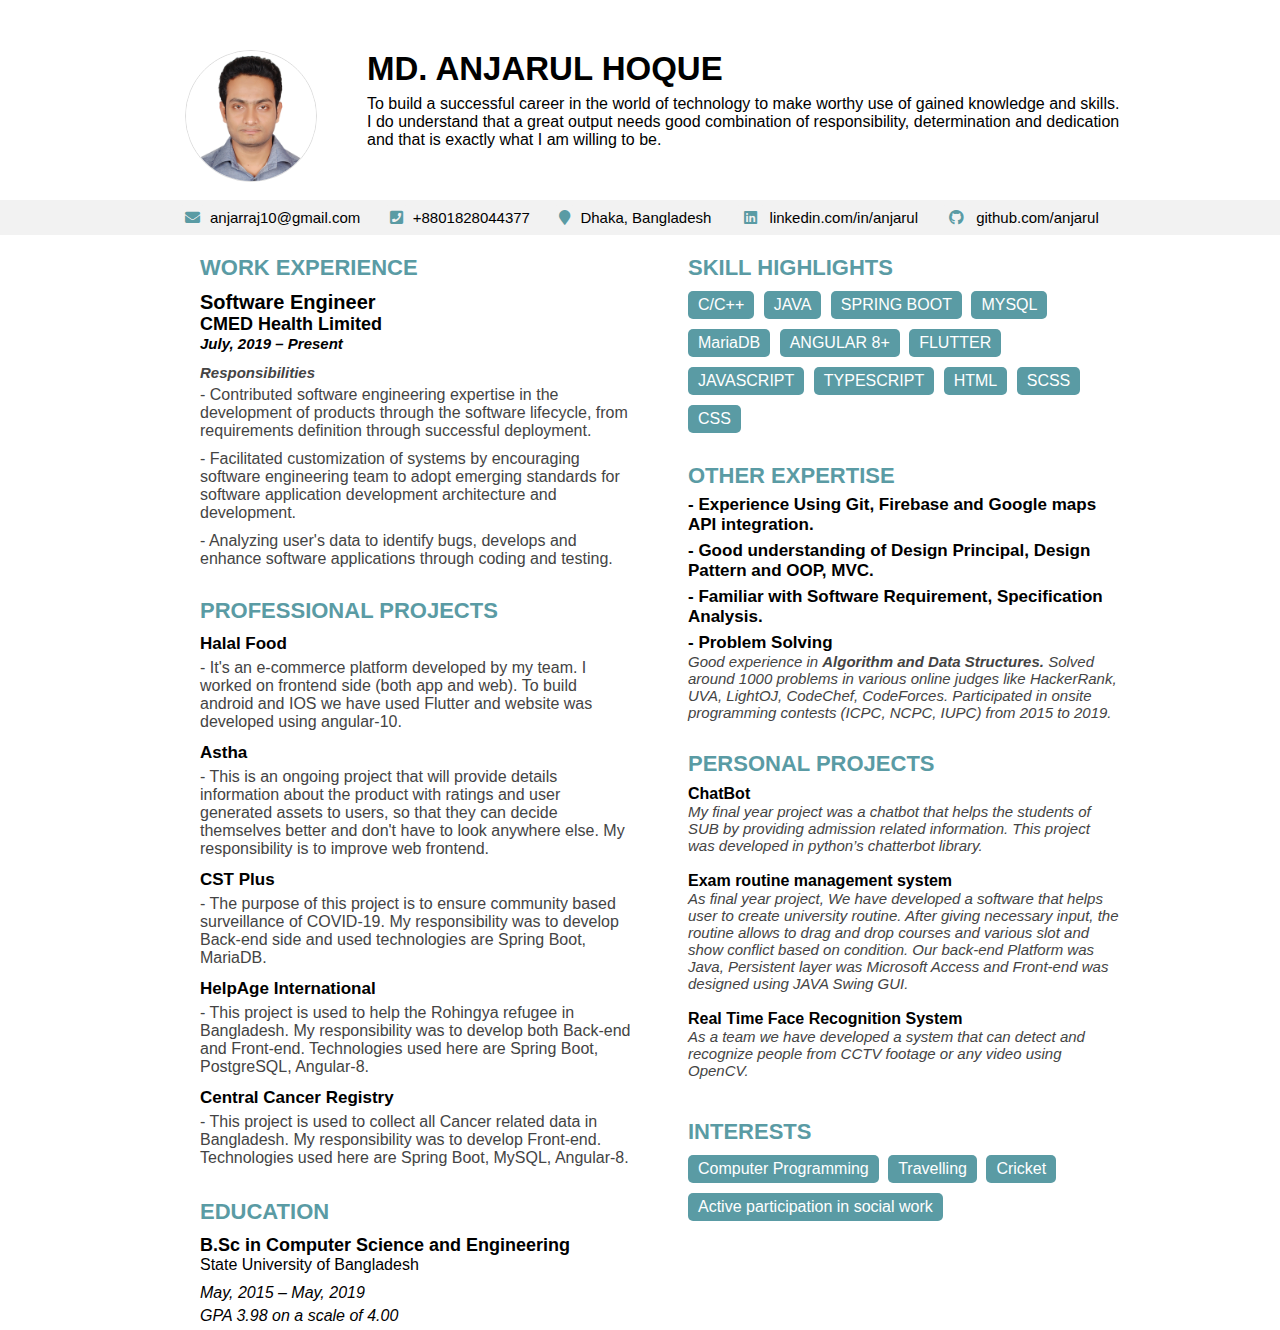
<file: project-6/index.html>
<!DOCTYPE html>
<html lang="en">
<head>
    <meta charset="UTF-8">
    <meta name="viewport" content="width=device-width, initial-scale=1.0">
    <meta http-equiv="X-UA-Compatible" content="ie=edge">
    <title>Anjarul</title>
    <link rel="stylesheet" href="fontawesome-free\css\all.css">
    <link rel="stylesheet" href="style.css">

</head>
<body>
<div id="resume">
    <div class="wrapper" id="header">
        <div class="content">
            <header style="padding-left: 25px">
                <div class="logo">
                    <img src="./60108=.jpg" alt="images">
                </div>
                <div class="name">
                    <h1 style="color: black" id="cmd" onclick="window.print()">MD. ANJARUL HOQUE</h1>
                    <p>To build a successful career in the world of technology to make worthy use of gained knowledge
                        and
                        skills. I do understand that a great output needs good combination of responsibility,
                        determination and
                        dedication and that is exactly what I am willing to be.</p>
                </div>
            </header>
        </div>
    </div>

    <div class="wrapper" id="nav">
        <div class="content">
            <nav class="nav">
                <ul>
                    <li><i class="fa fa-envelope"></i>anjarraj10@gmail.com</li>
                    <li><i class="fa fa-phone-square"></i>+8801828044377</li>
                    <li><i class="fa fa-map-marker"></i>Dhaka, Bangladesh</li>
                    <li><a href="https://www.linkedin.com/in/anjarul/"><i class="fab fa-linkedin fa-fw"></i>linkedin.com/in/anjarul</a>
                    </li>
                    <li><a href="https://github.com/anjarul"><i class="fab fa-github fa-fw"></i>github.com/anjarul</a>
                    </li>
                </ul>
            </nav>
        </div>
    </div>

    <div class="wrapper">
        <div class="content">
            <div class="educationn">
                <div class="WORK_EXPERIENCE">
                    <h1>WORK EXPERIENCE</h1>
                    <h4>Software Engineer</h4>
                    <h3>CMED Health Limited</h3>
                    <h2>July, 2019 – Present</h2>
                    <h5>Responsibilities</h5>
                    <p>- Contributed software engineering expertise in the development of products through the software
                        lifecycle,
                        from requirements definition through successful deployment.</p>
                    <p>- Facilitated customization of systems by encouraging software engineering team to adopt emerging
                        standards
                        for software application development architecture and development. </p>
                    <p>- Analyzing user's data to identify bugs, develops and enhance
                        software applications through coding and testing.</p>

                </div>

                <div class="PROFESSIONAL_PROJECTS">
                    <h1>PROFESSIONAL PROJECTS</h1>

                    <h2>Halal Food</h2>
                    <p>- It's an e-commerce platform developed by my team. I worked on frontend side (both app and web).
                        To build android and IOS we have used Flutter and website was developed using angular-10.</p>


                    <h2>Astha</h2>
                    <p>- This is an ongoing project that will provide details information about the product with ratings
                        and user generated assets to users, so that they can decide themselves better and don't have to
                        look anywhere else.
                        My responsibility is to improve web frontend.</p>

                    <h2>CST Plus</h2>
                    <p>- The purpose of this project is to ensure community based surveillance of COVID-19.
                        My responsibility was to develop Back-end side and used technologies are Spring Boot, MariaDB.
                    </p>


                    <h2>HelpAge International</h2>
                    <p>- This project is used to help the Rohingya refugee in Bangladesh. My
                        responsibility was to develop both Back-end and Front-end.
                        Technologies used here are Spring Boot, PostgreSQL, Angular-8.</p>

                    <h2>Central Cancer Registry</h2>
                    <p>- This project is used to collect all Cancer related data in Bangladesh.
                        My responsibility was to develop Front-end.
                        Technologies used here are Spring Boot, MySQL, Angular-8.</p>


                    <!--                    <h2>Palli Karma Sahayak Foundation (PKSF)</h2>-->
                    <!--                    <p>- This is a financial institution founded by the Government of-->
                    <!--                        Bangladesh to finance rural development and provide training. My-->
                    <!--                        responsibility was to develop Front-end side .-->
                    <!--                        Technologies used here are Spring Boot, MySQL, Angular-8.</p>-->


                    <!--                    <h2>CMED Corporate Dashboard</h2>-->
                    <!--                    <p>- This is one of the Core project of CMED company. My responsibility-->
                    <!--                        was to develop Front-end side from scratch.-->
                    <!--                        Technologies used here are Spring Boot, MySQL, Angular-8.</p>-->

                </div>
                <div class="EDUCATION">
                    <h1>EDUCATION</h1>
                    <h2>B.Sc in Computer Science and Engineering</h2>
                    <h3>State University of Bangladesh</h3>
                    <h4>May, 2015 – May, 2019</h4>
                    <br>
                    <h4>GPA 3.98 on a scale of 4.00</h4>
                </div>
            </div>
            <div class="skill">
                <div class="SKILL">
                    <h1>SKILL HIGHLIGHTS</h1>
                    <h6>C/C++</h6>
                    <h6>JAVA</h6>
                    <h6>SPRING BOOT</h6>
                    <h6>MYSQL</h6>
                    <h6>MariaDB</h6>
                    <h6>ANGULAR 8+</h6>
                    <h6>FLUTTER</h6>
                    <h6>JAVASCRIPT</h6>
                    <h6>TYPESCRIPT</h6>
                    <h6>HTML</h6>
                    <h6>SCSS</h6>
                    <h6>CSS</h6>
                </div>
                <div class="OTHER_EXPERTISE">
                    <h1>OTHER EXPERTISE</h1>
                    <h2>- Experience Using Git, Firebase and Google maps API integration.</h2>
                    <h2>- Good understanding of Design Principal, Design Pattern and OOP, MVC.</h2>

                    <h2>- Familiar with Software Requirement, Specification
                        Analysis.</h2>
                    <h2>- Problem Solving</h2>
                    <p>Good experience in <b>Algorithm and Data Structures.</b> Solved around 1000
                        problems in various online judges like HackerRank, UVA, LightOJ,
                        CodeChef, CodeForces. Participated in onsite programming contests (ICPC, NCPC, IUPC) from 2015
                        to
                        2019.</p>
                </div>
                <div class="PERSONAL_PROJECTS">
                    <h1>PERSONAL PROJECTS</h1>

                    <h2>ChatBot</h2>
                    <p>My final year project was a chatbot that helps the students of SUB by
                        providing admission related information. This project was developed in
                        python’s chatterbot library.</p>


                    <h2>Exam routine management system</h2>
                    <p>As final year project, We have developed a software that helps user to
                        create university routine. After giving necessary input, the routine allows
                        to drag and drop courses and various slot and show conflict based on
                        condition. Our back-end Platform was Java, Persistent layer was
                        Microsoft Access and Front-end was designed using JAVA Swing GUI.</p>

                    <h2>Real Time Face Recognition System</h2>
                    <p>As a team we have developed a system that can detect and recognize
                        people from CCTV footage or any video using OpenCV.</p>
                </div>

                <div class="INTERESTS">
                    <h1>INTERESTS</h1>
                    <h2>Computer Programming</h2>
                    <h2>Travelling</h2>
                    <h2>Cricket</h2>
                    <h2>Active participation in social work</h2>
                </div>

                <!--            <div class="LANGUAGES">-->
                <!--                <h1>LANGUAGES</h1>-->
                <!--                <div class="english">-->
                <!--                    <h1>English</h1>-->
                <!--                    <p>Full Professional Proficiency</p>-->
                <!--                </div>-->
                <!--                <div class="bangla">-->
                <!--                    <h1>Bangla</h1>-->
                <!--                    <p>Native or Bilingual Proficiency</p>-->
                <!--                </div>-->

                <!--            </div>-->
            </div>
        </div>
    </div>
</div>
</body>
</html>
</file>
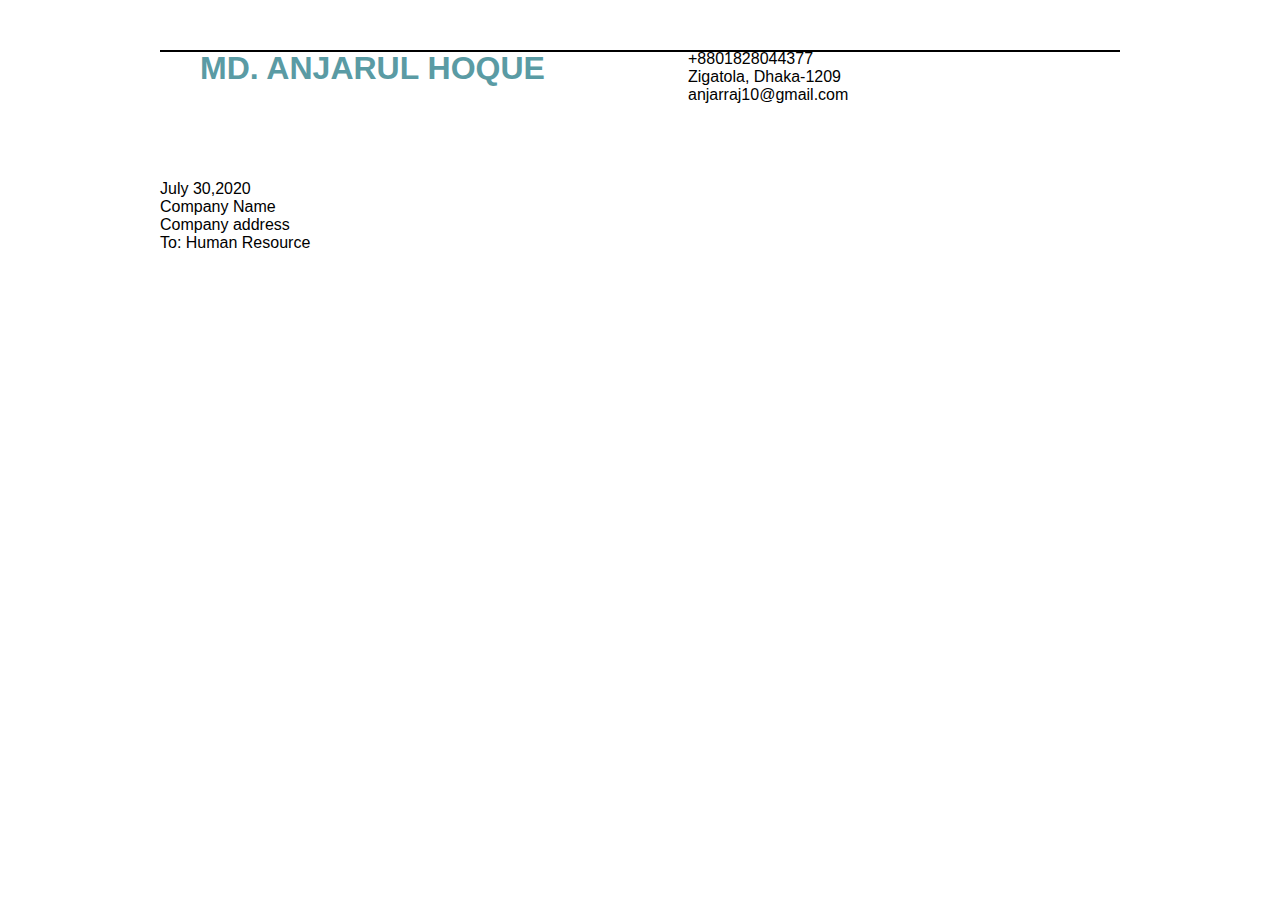
<file: project-6/coverLetter.html>
<!DOCTYPE html>
<html lang="en">
<head>
    <head>
        <meta charset="UTF-8">
        <meta name="viewport" content="width=device-width, initial-scale=1.0">
        <meta http-equiv="X-UA-Compatible" content="ie=edge">
        <title>Anjarul</title>
        <link rel="stylesheet" href="fontawesome-free\css\all.css">
        <link rel="stylesheet" href="style.css">

    </head>
</head>
<body>

<div class="wrapper" id="header">
    <div class="content" >
        <div style="border-bottom:2px solid">
            <div class="bodyLeft">
                <h1>MD. ANJARUL HOQUE</h1>
            </div>
            <div class="bodyRight">
                <p>+8801828044377</p>
                <p>Zigatola, Dhaka-1209</p>
                <p>anjarraj10@gmail.com</p>
            </div>
        </div>
    </div>
</div>

<div class="wrapper">
    <div class="content">
        <p>July 30,2020</p>
        <p>Company Name</p>
        <p>Company address</p>

        <p>To: Human Resource</p>
    </div>
</div>


</body>
</html>
</file>
<file: project-6/style.css>
* {
    padding: 0;
    margin: 0;
}

#total {
    margin-left: 10rem;
    margin-right: 10rem;
}

body {
    /* background: #444; */
}

.wrapper {
    width: 100%;
    font-family: sans-serif;
}

.content {
    width: 960px;
    margin: 0 auto;
}

#header {
    height: 130px;
    padding-top: 50px;
}
h1 {
    color: #5A9BA4;
}
h2 {
    font-weight: 600;
    color: black;
}
h4,h3 {
    color: black;
}
.logo {
    width: 130px;
    height: 130px;
    background: #444;
    border-radius: 50%;
    float: left;
    display: block;
    margin-right: 50px;
    overflow: hidden;
    border: 1px solid #ddd;
}

.logo img {
    width: 100%;
}

.name > h1 {
    font-size: 33px;
    padding-bottom: 7px;


}

.name > h2 {
    font-size: 20px;
    padding-bottom: 10px;

}

.name > p {
    font-size: 16px;
}


/* ============================== */


#nav {
    margin-top: 20px;
    background: #f2f2f2;
    padding: 5px 0px;
}

.nav ul {
    list-style: none;

}

.nav ul li {
    font-size: 15px;
    display: inline-block;
    margin-left: 20px;
}
.nav ul li a {
  color: black;
  text-decoration: none;
}
.nav ul li i {
    margin-right: 5px;
    padding: 5px;
    background: #f2f2f2;
    color: #5A9BA4;
    border-radius: 5px;
}

/* ========================== */
.educationn {
    width: 45%;
    height: 800px;
    float: left;
    padding-left: 40px;
}
.bodyLeft {
  width: 45%;
  /*height: 800px;*/
  float: left;
  padding-left: 40px;
}
.bodyRight {
  width: 45%;
  /*height: 800px;*/
  float: right;
  padding-left: 40px;
}

.skill {
    width: 45%;
    height: 800px;
    float: right;
    padding-left: 40px;
}

/* =========================== */
.WORK_EXPERIENCE {
    padding-bottom: 20px;
    color: #444;
}

.WORK_EXPERIENCE > h1 {
    padding-top: 20px;
    font-size: 22px;
}

.WORK_EXPERIENCE > h2 {
    font-style: italic;
    font-size: 15px;
    padding-bottom: 12px;

}

.WORK_EXPERIENCE > h4 {
    padding-top: 10px;
    font-size: 20px;
}

.WORK_EXPERIENCE > h3 {
    font-size: 18px;

    /*padding-bottom: 12px;*/
}

.WORK_EXPERIENCE > h5 {
    padding-bottom: 5px;
    font-style: italic;
    font-size: 15px;
}

.WORK_EXPERIENCE > p {
    margin-bottom: 10px;
    font-size: 16px;
    /*font-weight: bold;*/
}

/* ======================== */

.PROFESSIONAL_PROJECTS {
    height: fit-content;
    color: #444;
}

.PROFESSIONAL_PROJECTS > h1 {
    font-size: 22px;
    padding-bottom: 10px;
}

.PROFESSIONAL_PROJECTS > h2 {
    font-size: 17px;
    padding-bottom: 5px;
}

.PROFESSIONAL_PROJECTS > p {
    font-size: 16px;
    padding-bottom: 12px;
}

.EDUCATION {
    color: #444;
    padding-top: 20px;
}

.EDUCATION > h1 {
    font-size: 22px;
    padding-bottom: 10px;
}

.EDUCATION > h2 {
    font-size: 18px;
}

.EDUCATION > h3 {
    font-size: 16px;
    display: block;
    padding-bottom: 10px;
    font-weight: 400;
}

.EDUCATION > h4 {
    font-size: 16px;
    font-weight: 100;
    display: inline-block;
    padding-bottom: 5px;
    font-style: italic;

}

.EDUCATION > h5 {
    float: right;
    font-size: 13px;
    font-weight: 100;
}

/* ============================ */
.SKILL {
    padding-bottom: 20px;
}

.SKILL > h1 {
    padding-top: 20px;
    padding-bottom: 10px;
    font-size: 22px;
}

.SKILL > h6 {
    width: fit-content;
    display: inline-block;
    padding: 5px 10px;
    background: #5A9BA4;
    margin-bottom: 10px;
    font-size: 16px;
    font-weight: 400;
    margin-right: 5px;
    border-radius: 5px;
    color: white;
}

/* ===================== */

.OTHER_EXPERTISE {
    color: #444;
}

.OTHER_EXPERTISE > h1 {
    font-size: 22px;
}

.OTHER_EXPERTISE > h2 {
    font-size: 17px;
    padding-top: 6px;
}

.OTHER_EXPERTISE > p {
    font-size: 15px;
    font-style: italic;
}

/* ===================== */
.PERSONAL_PROJECTS {
    color: #444;
    padding-top: 30px;
}

.PERSONAL_PROJECTS > h1 {
    font-size: 22px;
}

.PERSONAL_PROJECTS > h2 {
    font-size: 16px;
    padding-top: 8px;
}

.PERSONAL_PROJECTS > p {
    font-size: 15px;
    font-style: italic;
    padding-bottom: 10px;
}

/* ====================================== */
.LANGUAGES {

}

.LANGUAGES > h1 {
    font-size: 22px;
    color: #444;
    display: block;
    padding-bottom: 10px;
}

.english {
    width: 50%;
    text-align: left;
    float: left;
    text-transform: capitalize;
}

.english > h1 {
    font-size: 18px;
}

.english > p {
    font-size: 12px;
    font-style: italic;
}

.bangla {
    text-transform: capitalize;
    width: 50%;
    text-align: left;
    float: right;
}

.bangla > h1 {
    font-size: 18px;
}

.bangla > p {
    font-size: 12px;
    font-style: italic;
}

/* ============= */
.INTERESTS {
    color: #444;
    padding-top: 30px;
}

.INTERESTS > h1 {
    font-size: 22px;
    padding-bottom: 10px;
    display: block;
}

.INTERESTS > h2 {
    width: fit-content;
    display: inline-block;
    padding: 5px 10px;
    background: #5A9BA4;

    margin-bottom: 10px;
    font-size: 16px;
    font-weight: 400;
    margin-right: 5px;
    border-radius: 5px;
    color: white;
}
</file>
